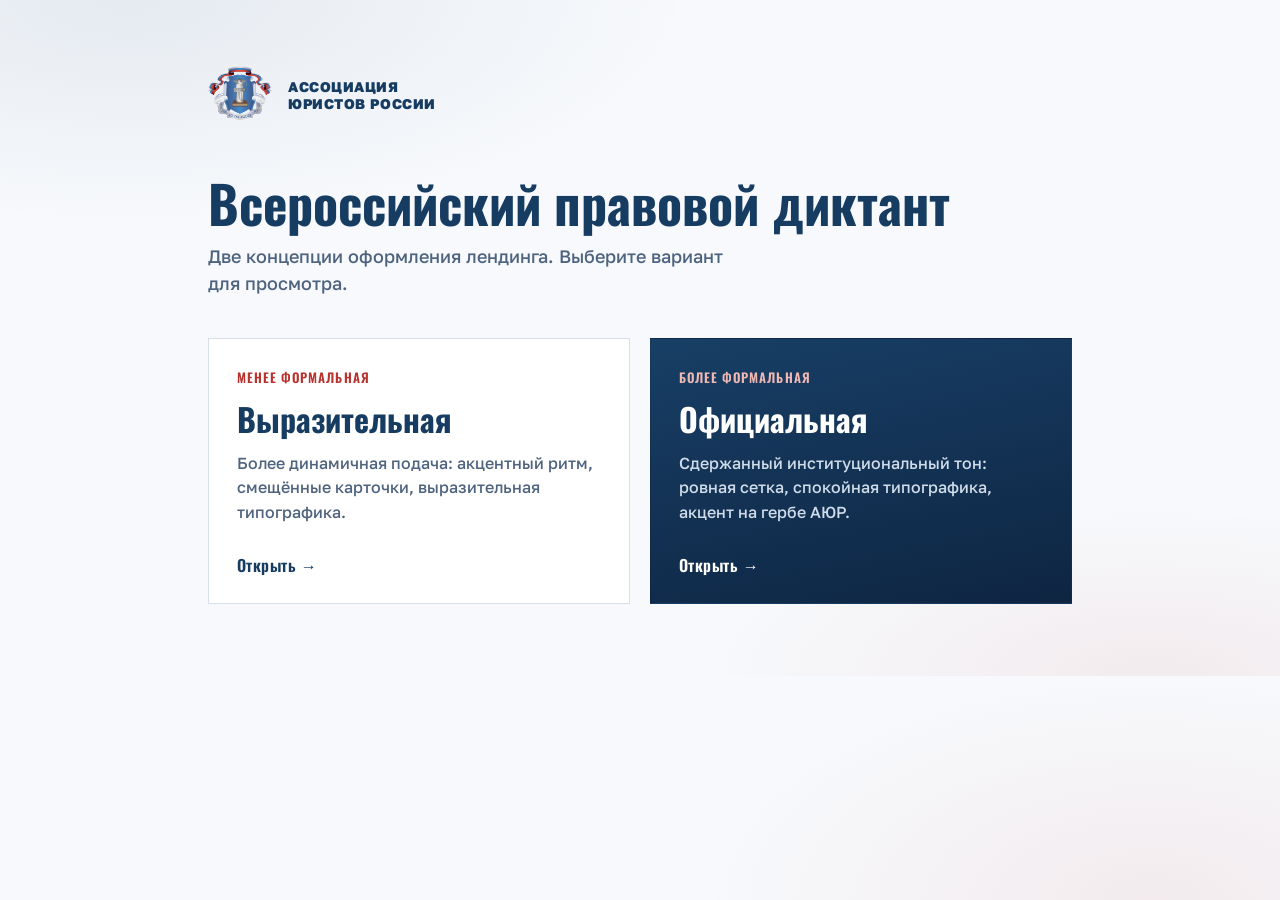
<file: index.html>
<!DOCTYPE html>
<html lang="ru">
<head>
<meta charset="utf-8">
<meta name="viewport" content="width=device-width, initial-scale=1">
<title>Всероссийский правовой диктант — выбор версии</title>
<link rel="preconnect" href="https://fonts.googleapis.com">
<link rel="preconnect" href="https://fonts.gstatic.com" crossorigin>
<link href="https://fonts.googleapis.com/css2?family=Oswald:wght@500;600;700&family=Golos+Text:wght@400;500;600;700&display=swap" rel="stylesheet">
<style>
  :root {
    --blue: #163C62;
    --blue-dark: #0E2542;
    --accent: #B8332E;
    --muted: #4E637E;
    --border: #D6DFEA;
  }
  * { box-sizing: border-box; }
  html, body {
    margin: 0;
    min-height: 100%;
    font-family: 'Golos Text', system-ui, sans-serif;
    color: var(--blue);
    background:
      radial-gradient(ellipse 80% 60% at 10% 0%, rgba(22, 60, 98, .08), transparent 55%),
      radial-gradient(ellipse 70% 50% at 90% 100%, rgba(184, 51, 46, .07), transparent 50%),
      #F7F9FC;
    -webkit-font-smoothing: antialiased;
  }
  .wrap {
    max-width: 920px;
    margin: 0 auto;
    padding: 64px 28px 72px;
  }
  .brand {
    display: flex;
    align-items: center;
    gap: 16px;
    margin-bottom: 48px;
  }
  .brand img {
    width: 64px;
    height: 64px;
    object-fit: contain;
  }
  .brand span {
    font-weight: 800;
    letter-spacing: .04em;
    text-transform: uppercase;
    font-size: 14px;
    line-height: 1.2;
  }
  h1 {
    margin: 0 0 12px;
    font-family: 'Oswald', sans-serif;
    font-size: clamp(36px, 5vw, 52px);
    font-weight: 700;
    line-height: 1.05;
    letter-spacing: 0;
  }
  .lead {
    margin: 0 0 40px;
    max-width: 540px;
    font-size: 18px;
    line-height: 1.55;
    font-weight: 500;
    color: var(--muted);
  }
  .versions {
    display: grid;
    grid-template-columns: 1fr 1fr;
    gap: 20px;
  }
  .version {
    display: flex;
    flex-direction: column;
    min-height: 240px;
    padding: 28px 28px 26px;
    text-decoration: none;
    color: inherit;
    border: 1px solid var(--border);
    background: #fff;
    transition: transform .25s ease, border-color .25s ease, box-shadow .25s ease;
  }
  .version:hover {
    transform: translateY(-4px);
    border-color: #B8C6D8;
    box-shadow: 0 18px 40px -28px rgba(14, 37, 66, .45);
    color: inherit;
  }
  .version-kicker {
    font-family: 'Oswald', sans-serif;
    font-size: 13px;
    font-weight: 600;
    letter-spacing: .08em;
    text-transform: uppercase;
    color: var(--accent);
    margin-bottom: 14px;
  }
  .version h2 {
    margin: 0;
    font-family: 'Oswald', sans-serif;
    font-size: 32px;
    font-weight: 700;
    line-height: 1.1;
  }
  .version p {
    margin: 14px 0 0;
    flex: 1;
    font-size: 16px;
    line-height: 1.55;
    font-weight: 500;
    color: var(--muted);
  }
  .version-cta {
    margin-top: 28px;
    font-family: 'Oswald', sans-serif;
    font-size: 16px;
    font-weight: 600;
    letter-spacing: .03em;
    color: var(--blue);
  }
  .version:hover .version-cta { color: var(--accent); }
  .version--formal {
    background: linear-gradient(168deg, #183F66 0%, #0E2542 100%);
    border-color: transparent;
    color: #fff;
  }
  .version--formal .version-kicker { color: #F0B8B3; }
  .version--formal h2 { color: #fff; }
  .version--formal p { color: #D0DCE9; }
  .version--formal .version-cta { color: #fff; }
  .version--formal:hover .version-cta { color: #F0B8B3; }
  .version--formal:hover {
    border-color: transparent;
    box-shadow: 0 18px 40px -24px rgba(14, 37, 66, .7);
  }
  @media (max-width: 720px) {
    .wrap { padding: 40px 20px 56px; }
    .versions { grid-template-columns: 1fr; }
  }
</style>
</head>
<body>
  <div class="wrap">
    <div class="brand">
      <img src="./assets/logo-aur.png" alt="Ассоциация юристов России">
      <span>Ассоциация<br>юристов России</span>
    </div>

    <h1>Всероссийский правовой диктант</h1>
    <p class="lead">Две концепции оформления лендинга. Выберите вариант для просмотра.</p>

    <div class="versions">
      <a class="version version--expressive" href="./expressive.html?v=2">
        <div class="version-kicker">Менее формальная</div>
        <h2>Выразительная</h2>
        <p>Более динамичная подача: акцентный ритм, смещённые карточки, выразительная типографика.</p>
        <div class="version-cta">Открыть →</div>
      </a>

      <a class="version version--formal" href="./formal.html?v=2">
        <div class="version-kicker">Более формальная</div>
        <h2>Официальная</h2>
        <p>Сдержанный институциональный тон: ровная сетка, спокойная типографика, акцент на гербе АЮР.</p>
        <div class="version-cta">Открыть →</div>
      </a>
    </div>
  </div>
</body>
</html>
</file>
